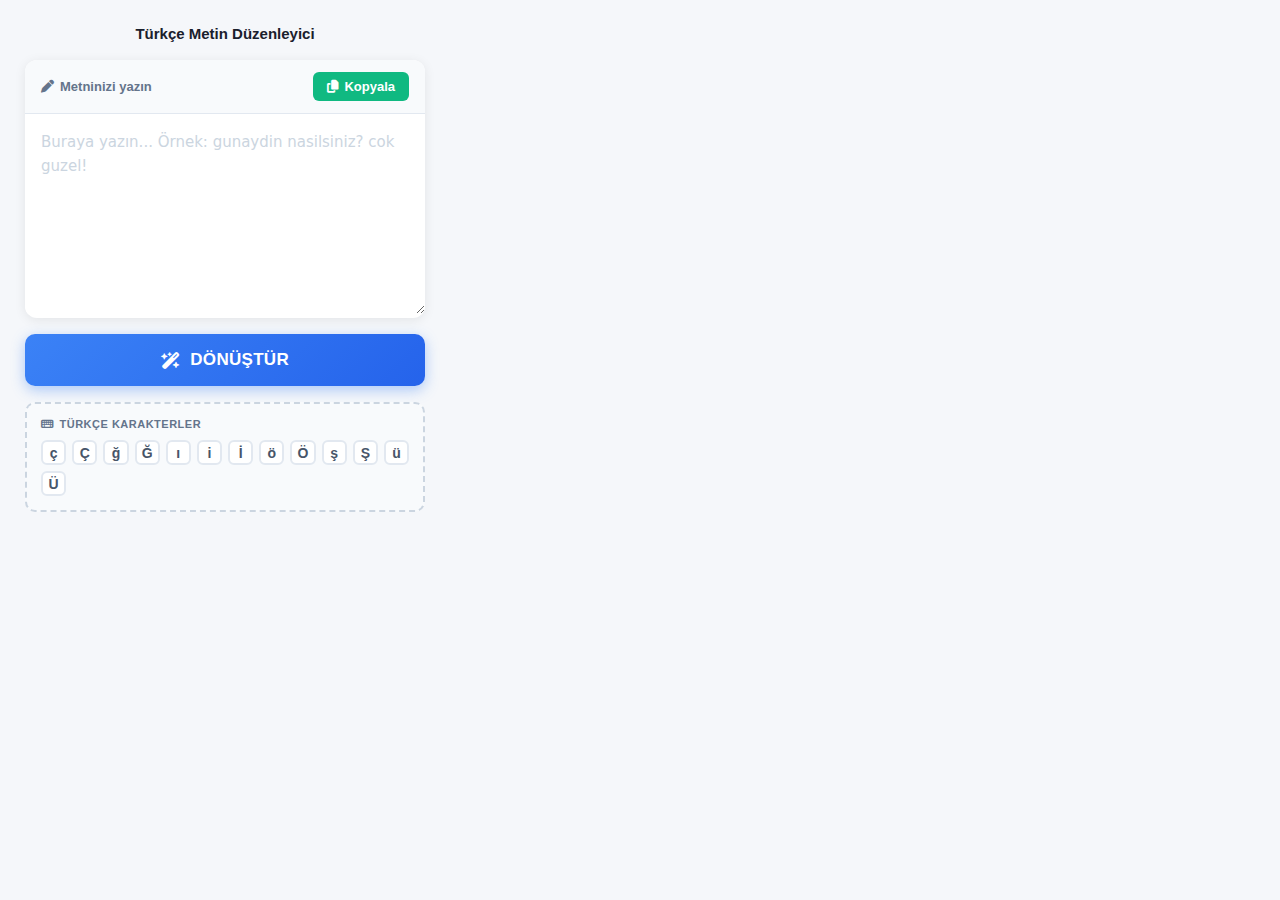
<file: index.html>
<!DOCTYPE html>
<html lang="tr">
<head>
    <meta charset="UTF-8">
    <meta name="viewport" content="width=device-width, initial-scale=1.0">
    <title>Türkçe Karakter Dönüştürücü</title>
    <link rel="stylesheet" href="https://cdnjs.cloudflare.com/ajax/libs/font-awesome/6.4.0/css/all.min.css">
  <link rel="stylesheet" href="./src/style.css">
</head>
<body>
    <h2>Türkçe Metin Düzenleyici</h2>
    
    <!-- Textarea -->
    <div class="textarea-container">
        <div class="toolbar">
            <div class="toolbar-left">
                <i class="fas fa-pen"></i>
                Metninizi yazın
            </div>
            <button class="copy-btn" id="copyBtn">
                <i class="fas fa-copy"></i>
                <span>Kopyala</span>
            </button>
        </div>
        <textarea id="inputText" placeholder="Buraya yazın... Örnek: gunaydin nasilsiniz? cok guzel!"></textarea>
    </div>
    
    <!-- Dönüştür Butonu -->
    <button class="convert-btn" id="convertBtn">
        <i class="fas fa-wand-magic-sparkles"></i>
        DÖNÜŞTÜR
    </button>
  
    <!-- Türkçe Karakter Paleti - EN ALTA -->
    <div class="char-palette">
        <div class="char-palette-title">
            <i class="fas fa-keyboard"></i>
            Türkçe Karakterler
        </div>
        <div class="char-grid">
            <button class="char-btn" data-char="ç" title="Küçük ç">ç</button>
            <button class="char-btn" data-char="Ç" title="Büyük Ç">Ç</button>
            <button class="char-btn" data-char="ğ" title="Küçük ğ">ğ</button>
            <button class="char-btn" data-char="Ğ" title="Büyük Ğ">Ğ</button>
            <button class="char-btn" data-char="ı" title="Küçük ı">ı</button>
            <button class="char-btn" data-char="i" title="Küçük ı">i</button>
            <button class="char-btn" data-char="İ" title="Büyük İ">İ</button>
            <button class="char-btn" data-char="ö" title="Küçük ö">ö</button>
            <button class="char-btn" data-char="Ö" title="Büyük Ö">Ö</button>
            <button class="char-btn" data-char="ş" title="Küçük ş">ş</button>
            <button class="char-btn" data-char="Ş" title="Büyük Ş">Ş</button>
            <button class="char-btn" data-char="ü" title="Küçük ü">ü</button>
            <button class="char-btn" data-char="Ü" title="Büyük Ü">Ü</button>
        </div>
    </div>

    <script src="./src/popup.js"></script>
</body>
</html>
</file>
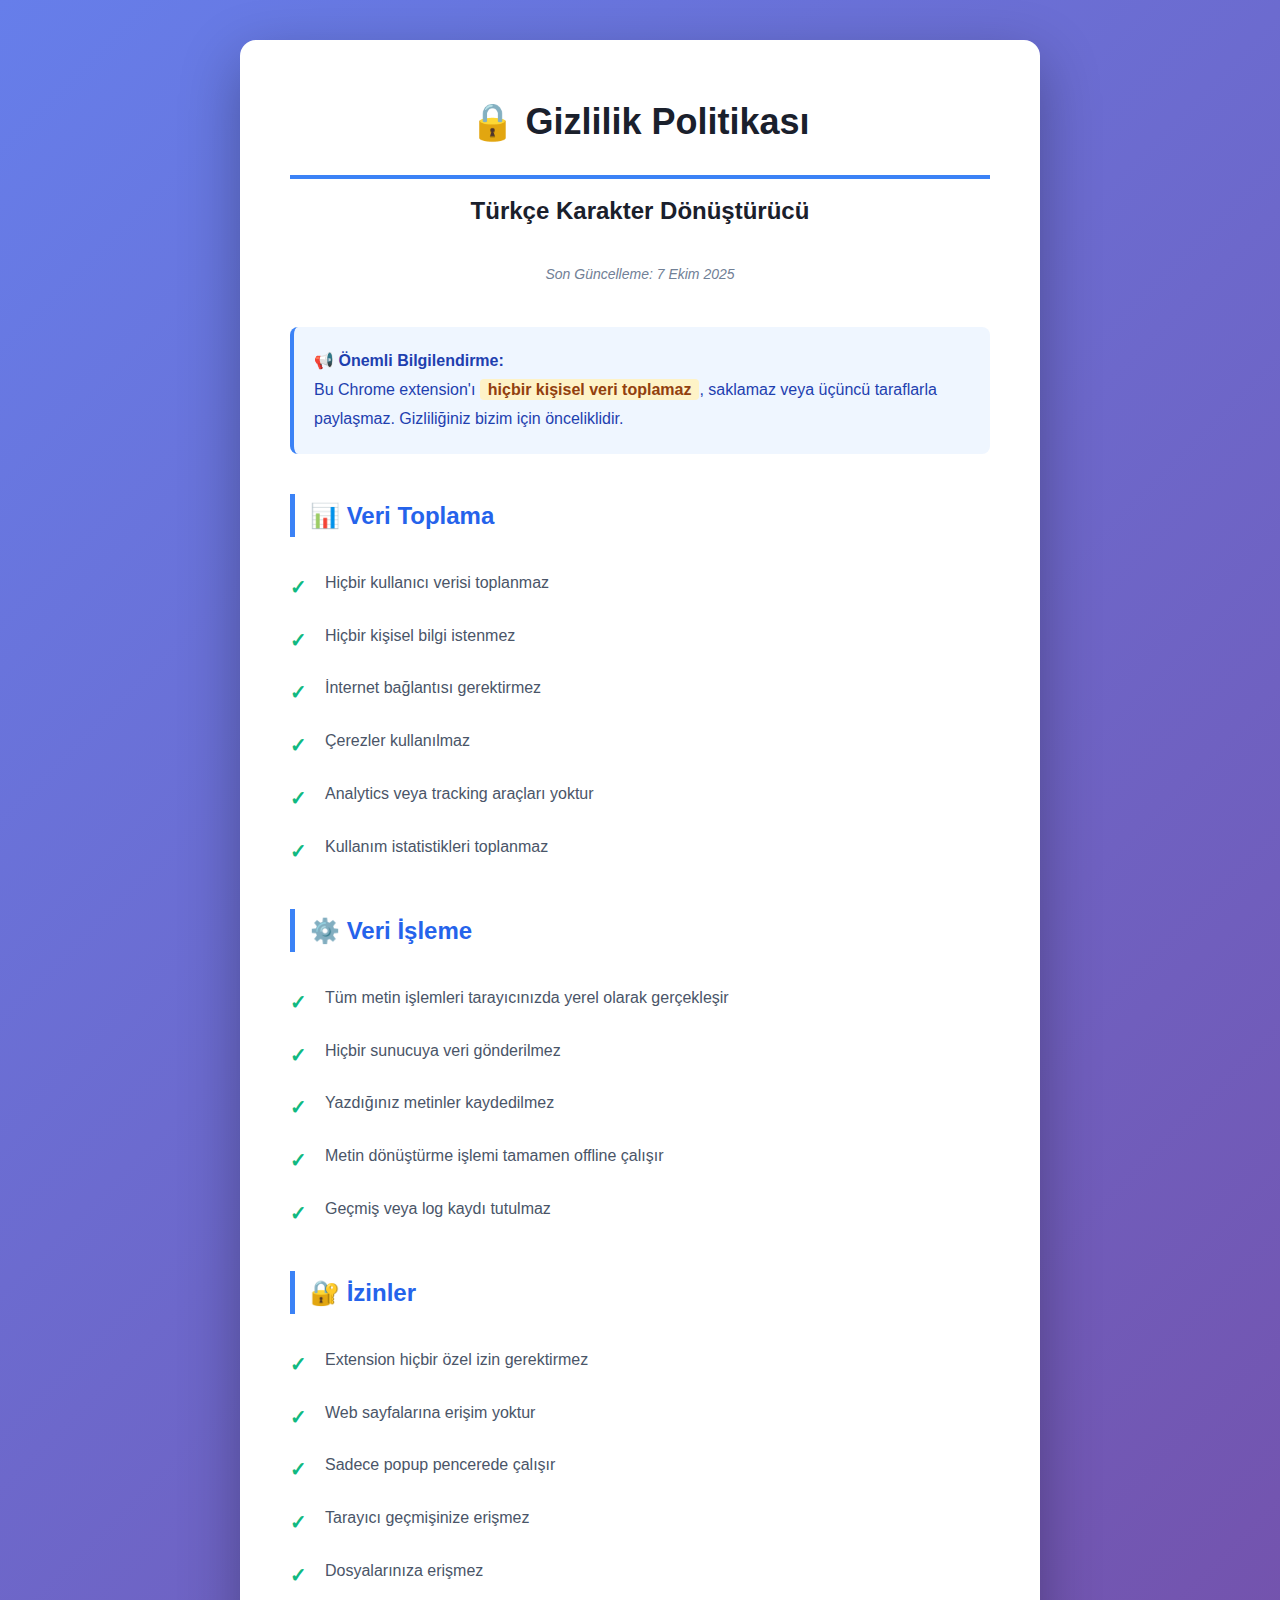
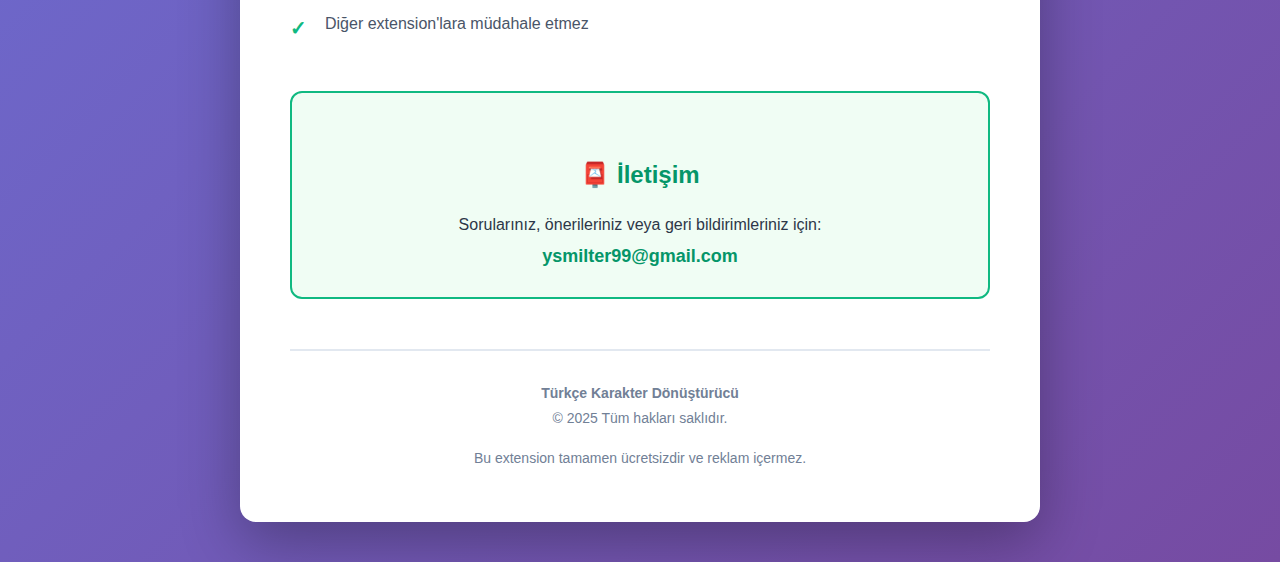
<file: privacy-policy.html>
<!DOCTYPE html>
<html lang="tr">
<head>
    <meta charset="UTF-8">
    <meta name="viewport" content="width=device-width, initial-scale=1.0">
    <title>Gizlilik Politikası - Türkçe Karakter Dönüştürücü</title>
    <style>
        * {
            margin: 0;
            padding: 0;
            box-sizing: border-box;
        }
        body {
            font-family: 'Segoe UI', Tahoma, Geneva, Verdana, sans-serif;
            line-height: 1.8;
            color: #2d3748;
            background: linear-gradient(135deg, #667eea 0%, #764ba2 100%);
            padding: 40px 20px;
            min-height: 100vh;
        }
        .container {
            max-width: 800px;
            margin: 0 auto;
            background: white;
            padding: 50px;
            border-radius: 16px;
            box-shadow: 0 20px 60px rgba(0, 0, 0, 0.3);
        }
        h1 {
            color: #1a202c;
            font-size: 36px;
            margin-bottom: 10px;
            text-align: center;
            border-bottom: 4px solid #3b82f6;
            padding-bottom: 20px;
        }
        .update-date {
            text-align: center;
            color: #718096;
            font-size: 14px;
            margin-bottom: 40px;
            font-style: italic;
        }
        .intro {
            background: #eff6ff;
            padding: 20px;
            border-left: 4px solid #3b82f6;
            border-radius: 8px;
            margin-bottom: 40px;
            font-size: 16px;
            color: #1e40af;
        }
        h2 {
            color: #2563eb;
            font-size: 24px;
            margin-top: 35px;
            margin-bottom: 15px;
            padding-left: 15px;
            border-left: 5px solid #3b82f6;
        }
        ul {
            list-style: none;
            padding-left: 0;
            margin: 20px 0;
        }
        ul li {
            padding: 12px 0;
            padding-left: 35px;
            position: relative;
            font-size: 16px;
            color: #4a5568;
        }
        ul li:before {
            content: "✓";
            position: absolute;
            left: 0;
            color: #10b981;
            font-weight: bold;
            font-size: 20px;
        }
        .contact {
            background: #f0fdf4;
            padding: 25px;
            border-radius: 12px;
            margin-top: 40px;
            border: 2px solid #10b981;
            text-align: center;
        }
        .contact h2 {
            border: none;
            padding: 0;
            margin-bottom: 15px;
            color: #059669;
        }
        .contact a {
            color: #059669;
            text-decoration: none;
            font-weight: 600;
            font-size: 18px;
            transition: all 0.3s;
        }
        .contact a:hover {
            color: #047857;
            text-decoration: underline;
        }
        .footer {
            margin-top: 50px;
            padding-top: 30px;
            border-top: 2px solid #e2e8f0;
            text-align: center;
            color: #718096;
            font-size: 14px;
        }
        .highlight {
            background: #fef3c7;
            padding: 2px 8px;
            border-radius: 4px;
            font-weight: 600;
            color: #92400e;
        }
        @media (max-width: 768px) {
            .container {
                padding: 30px 20px;
            }
            h1 {
                font-size: 28px;
            }
            h2 {
                font-size: 20px;
            }
        }
    </style>
</head>
<body>
    <div class="container">
        <h1>🔒 Gizlilik Politikası</h1>
        <h1 style="font-size: 24px; border: none; margin-top: 10px;">Türkçe Karakter Dönüştürücü</h1>
        
        <p class="update-date">Son Güncelleme: 7 Ekim 2025</p>
        
        <div class="intro">
            <strong>📢 Önemli Bilgilendirme:</strong><br>
            Bu Chrome extension'ı <span class="highlight">hiçbir kişisel veri toplamaz</span>, saklamaz veya üçüncü taraflarla paylaşmaz. Gizliliğiniz bizim için önceliklidir.
        </div>

        <h2>📊 Veri Toplama</h2>
        <ul>
            <li>Hiçbir kullanıcı verisi toplanmaz</li>
            <li>Hiçbir kişisel bilgi istenmez</li>
            <li>İnternet bağlantısı gerektirmez</li>
            <li>Çerezler kullanılmaz</li>
            <li>Analytics veya tracking araçları yoktur</li>
            <li>Kullanım istatistikleri toplanmaz</li>
        </ul>

        <h2>⚙️ Veri İşleme</h2>
        <ul>
            <li>Tüm metin işlemleri tarayıcınızda yerel olarak gerçekleşir</li>
            <li>Hiçbir sunucuya veri gönderilmez</li>
            <li>Yazdığınız metinler kaydedilmez</li>
            <li>Metin dönüştürme işlemi tamamen offline çalışır</li>
            <li>Geçmiş veya log kaydı tutulmaz</li>
        </ul>

        <h2>🔐 İzinler</h2>
        <ul>
            <li>Extension hiçbir özel izin gerektirmez</li>
            <li>Web sayfalarına erişim yoktur</li>
            <li>Sadece popup pencerede çalışır</li>
            <li>Tarayıcı geçmişinize erişmez</li>
            <li>Dosyalarınıza erişmez</li>
            <li>Diğer extension'lara müdahale etmez</li>
        </ul>
        

        <div class="contact">
            <h2>📮 İletişim</h2>
            <p>Sorularınız, önerileriniz veya geri bildirimleriniz için:</p>
            <a href="mailto:destek@turkcekarakter.com">ysmilter99@gmail.com</a>
        </div>

        <div class="footer">
            <p><strong>Türkçe Karakter Dönüştürücü</strong></p>
            <p>© 2025 Tüm hakları saklıdır.</p>
            <p style="margin-top: 15px;">Bu extension tamamen ücretsizdir ve reklam içermez.</p>
        </div>
    </div>
</body>
</html>
</file>
<file: src/style.css>
* {
    margin: 0;
    padding: 0;
    box-sizing: border-box;
}
body {
    width: 450px;           /* 480'den 650'ye çıkardık */
    padding: 25px;
    font-family: 'Segoe UI', sans-serif;
    background: #f5f7fa;
}
h2 {
    color: #1a202c;
    font-size: 15px;
    margin-bottom: 18px;
    font-weight: 700;
    text-align: center;
}

/* Textarea Container */
.textarea-container {
    position: relative;
    background: white;
    border-radius: 12px;
    box-shadow: 0 2px 12px rgba(0,0,0,0.08);
    overflow: hidden;
}
.toolbar {
    display: flex;
    justify-content: space-between;
    align-items: center;
    padding: 12px 16px;
    background: #f8fafc;
    border-bottom: 1px solid #e2e8f0;
}
.toolbar-left {
    font-size: 13px;
    color: #64748b;
    font-weight: 600;
    display: flex;
    align-items: center;
    gap: 6px;
}
.copy-btn {
    background: #10b981;
    color: white;
    border: none;
    padding: 7px 14px;
    border-radius: 6px;
    cursor: pointer;
    font-size: 13px;
    display: flex;
    align-items: center;
    gap: 6px;
    transition: all 0.2s;
    font-weight: 600;
}
.copy-btn:hover {
    background: #059669;
    transform: translateY(-1px);
    box-shadow: 0 4px 8px rgba(16, 185, 129, 0.3);
}
.copy-btn:active {
    transform: translateY(0);
}
.copy-btn.copied {
    background: #34d399;
}
textarea {
    width: 100%;
    height: 200px;          /* 180'den 200'e çıkardık */
    padding: 16px;
    border: none;
    font-size: 15px;        /* 14'ten 15'e */
    resize: vertical;
    font-family: 'Segoe UI', system-ui, sans-serif;
    line-height: 1.6;
    color: #1a202c;
}
textarea:focus {
    outline: none;
}
textarea::placeholder {
    color: #cbd5e0;
}

/* Dönüştür Butonu */
.convert-btn {
    width: 100%;
    padding: 16px;
    margin-top: 16px;
    background: linear-gradient(135deg, #3b82f6 0%, #2563eb 100%);
    color: white;
    border: none;
    border-radius: 10px;
    font-size: 17px;        /* 16'dan 17'ye */
    font-weight: 700;
    cursor: pointer;
    transition: all 0.3s;
    box-shadow: 0 4px 14px rgba(59, 130, 246, 0.4);
    display: flex;
    align-items: center;
    justify-content: center;
    gap: 10px;
    letter-spacing: 0.3px;
}
.convert-btn:hover {
    transform: translateY(-2px);
    box-shadow: 0 6px 20px rgba(59, 130, 246, 0.5);
    background: linear-gradient(135deg, #2563eb 0%, #1d4ed8 100%);
}
.convert-btn:active {
    transform: translateY(0);
}

/* Info Box */
.info {
    margin-top: 16px;
    padding: 14px;
    background: white;
    border-radius: 10px;
    box-shadow: 0 2px 8px rgba(0,0,0,0.06);
    font-size: 12px;
    color: #475569;
    line-height: 1.6;
    border-left: 4px solid #3b82f6;
}
.info strong {
    display: block;
    margin-bottom: 8px;
    color: #1e293b;
    font-size: 13px;
}
.info ul {
    list-style: none;
    padding-left: 0;
}
.info li {
    padding: 4px 0;
    padding-left: 20px;
    position: relative;
    font-size: 12px;
}
.info li:before {
    content: "✓";
    position: absolute;
    left: 0;
    color: #10b981;
    font-weight: bold;
    font-size: 14px;
}

/* Türkçe Karakter Paleti - EN ALTA */
.char-palette {
    background: #f8fafc;
    border-radius: 10px;
    padding: 14px;          /* 12'den 14'e */
    margin-top: 16px;
    border: 2px dashed #cbd5e0;
}
.char-palette-title {
    font-size: 11px;
    color: #64748b;
    margin-bottom: 10px;
    font-weight: 600;
    display: flex;
    align-items: center;
    gap: 6px;
    text-transform: uppercase;
    letter-spacing: 0.5px;
}
.char-grid {
    display: grid;
    grid-template-columns: repeat(12, 1fr);
    gap: 6px;              /* 6'dan 8'e */
}
.char-btn {
    aspect-ratio: 1;
    background: white;
    color: #475569;
    border: 2px solid #e2e8f0;
    border-radius: 6px;
    font-size: 14px;        /* 16'dan 18'e */
    font-weight: 700;
    cursor: pointer;
    transition: all 0.2s;
    position: relative;
}
.char-btn:hover {
    background: #3b82f6;
    color: white;
    border-color: #3b82f6;
    transform: translateY(-2px);
    box-shadow: 0 4px 8px rgba(59, 130, 246, 0.3);
}
.char-btn:active {
    transform: translateY(0) scale(0.95);
}
.char-btn.clicked {
    animation: clickEffect 0.4s ease;
}
@keyframes clickEffect {
    0% { 
        transform: scale(1); 
        background: white;
    }
    50% { 
        transform: scale(1.15); 
        background: #10b981;
        color: white;
        border-color: #10b981;
    }
    100% { 
        transform: scale(1);
        background: white;
    }
}
</file>
